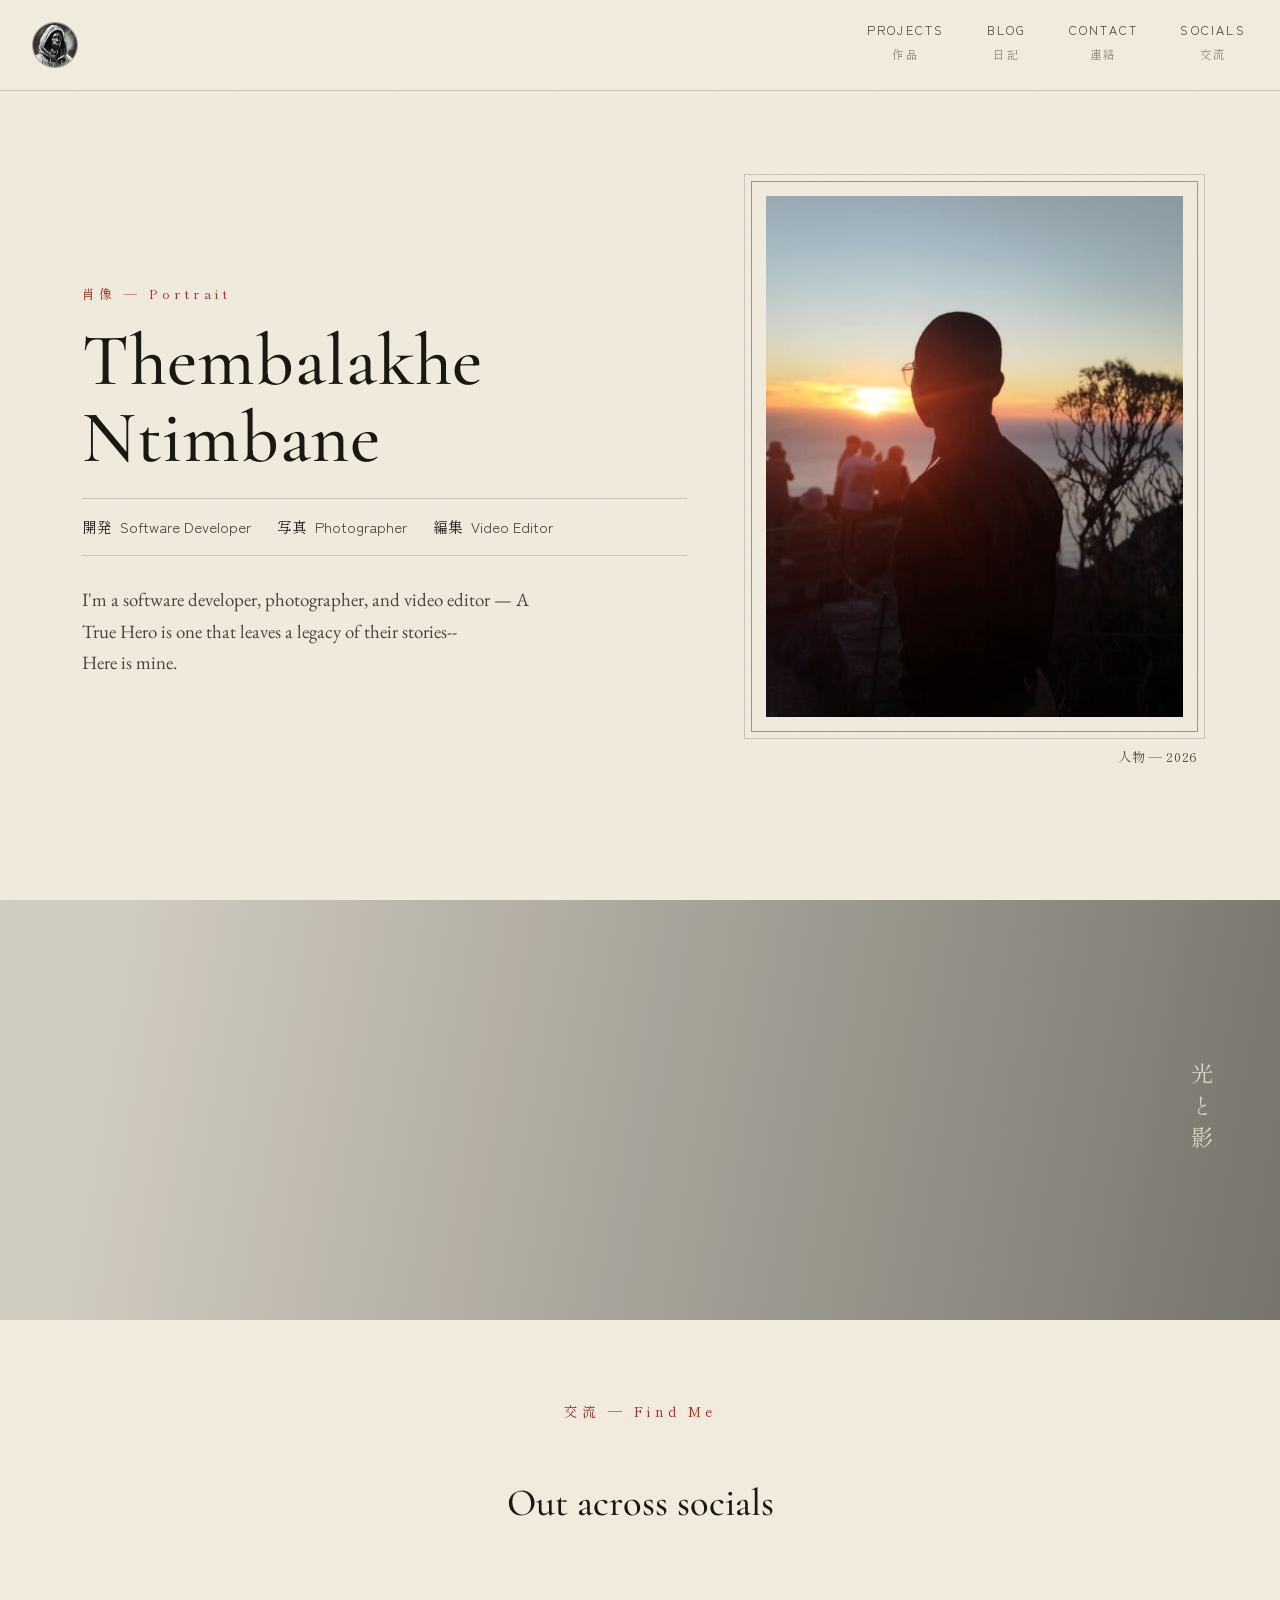
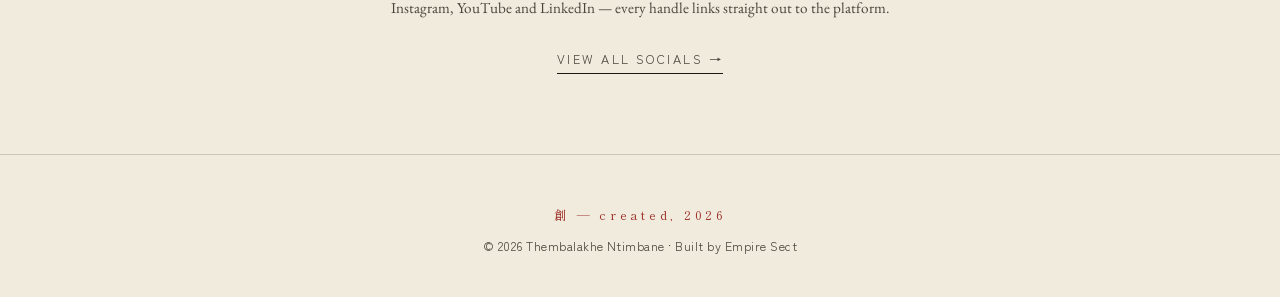
<file: index.html>
<!doctype html>
<html lang="en">
  <head>
    <meta charset="UTF-8" />
    <meta name="viewport" content="width=device-width, initial-scale=1.0" />
    <meta
      name="description"
      content="Personal portfolio of Thembalakhe Ntimbane — software developer, photographer and video editor."
    />
    <meta
      name="keywords"
      content="Thembalakhe Ntimbane,Thembalakhe,Portfolio,artist,social media,emperortank,Emperortank,Nkululeko Ntimbane,Photographer,Videographer,developer"
    />
    <meta name="author" content="Thembalakhe Nkululeko Ntimbane" />
    <meta name="robots" content="index, follow" />

    <link rel="preconnect" href="https://fonts.googleapis.com" />
    <link rel="preconnect" href="https://fonts.gstatic.com" crossorigin />
    <link
      href="https://fonts.googleapis.com/css2?family=Cormorant+Garamond:ital,wght@0,300;0,500;0,600;1,500&family=EB+Garamond:ital@0;1&family=Shippori+Mincho:wght@500&family=Yuji+Syuku&family=Zen+Kaku+Gothic+New:wght@400;500&display=swap"
      rel="stylesheet"
    />

    <link rel="stylesheet" href="style.css" />
    <link rel="icon" href="Logo.jpg" type="image/jpeg" />
    <title>Thembalakhe Ntimbane | Portfolio</title>
  </head>
  <body>
    <header class="site-header">
      <a href="index.html" class="logo-link" aria-label="Home">
        <img class="logo-img" src="Logo.jpg" alt="Thembalakhe Ntimbane" />
        <span class="logo-mark">T. Ntimbane</span>
      </a>
      <nav class="topnav" aria-label="Primary">
        <a href="Projects.html"
          ><span>Projects</span><span class="nav-jp">作品</span></a
        >
        <a href="Blog.html"
          ><span>Blog</span><span class="nav-jp">日記</span></a
        >
        <a href="Contact.html"
          ><span>Contact</span><span class="nav-jp">連絡</span></a
        >
        <a href="Socials.html"
          ><span>Socials</span><span class="nav-jp">交流</span></a
        >
      </nav>
    </header>

    <main>
      <section class="hero">
        <span class="kanji-watermark" aria-hidden="true">創</span>

        <div class="container hero-grid">
          <div class="hero-text">
            <p class="eyebrow">肖像 — Portrait</p>
            <h1>Thembalakhe<br />Ntimbane</h1>

            <ul class="roles">
              <li><span class="jp">開発</span>Software Developer</li>
              <li><span class="jp">写真</span>Photographer</li>
              <li><span class="jp">編集</span>Video Editor</li>
            </ul>

            <p class="description">
              I'm a software developer, photographer, and video editor — A True
              Hero is one that leaves a legacy of their stories-- <br />Here is
              mine.
            </p>
          </div>

          <div class="hero-photo">
            <div class="frame">
              <img
                src="Profile-picture.jpeg"
                alt="Portrait of Thembalakhe Ntimbane"
              />
            </div>
            <p class="caption">人物 — 2026</p>
          </div>
        </div>
      </section>

      <div
        class="atmosphere"
        style="
          background-image: url(&quot;https://images.unsplash.com/photo-1717407026956-db8029619ae3?auto=format&fit=crop&w=1800&q=80&quot;);
        "
      >
        <p class="vertical-jp">光と影</p>
      </div>

      <section class="block">
        <div class="container">
          <p class="section-jp">交流 — Find Me</p>
          <h2 class="section-title">Out across socials</h2>
          <p class="socials-note">
            Instagram, YouTube and LinkedIn — every handle links straight out to
            the platform.
          </p>
          <p class="socials-note" style="margin-top: 26px">
            <a class="cta-link" href="Socials.html">View all socials →</a>
          </p>
        </div>
      </section>
    </main>

    <footer class="site-footer">
      <p class="footer-jp">創 — created, 2026</p>
      <p>&copy; 2026 Thembalakhe Ntimbane · Built by Empire Sect</p>
    </footer>
  </body>
</html>
</file>
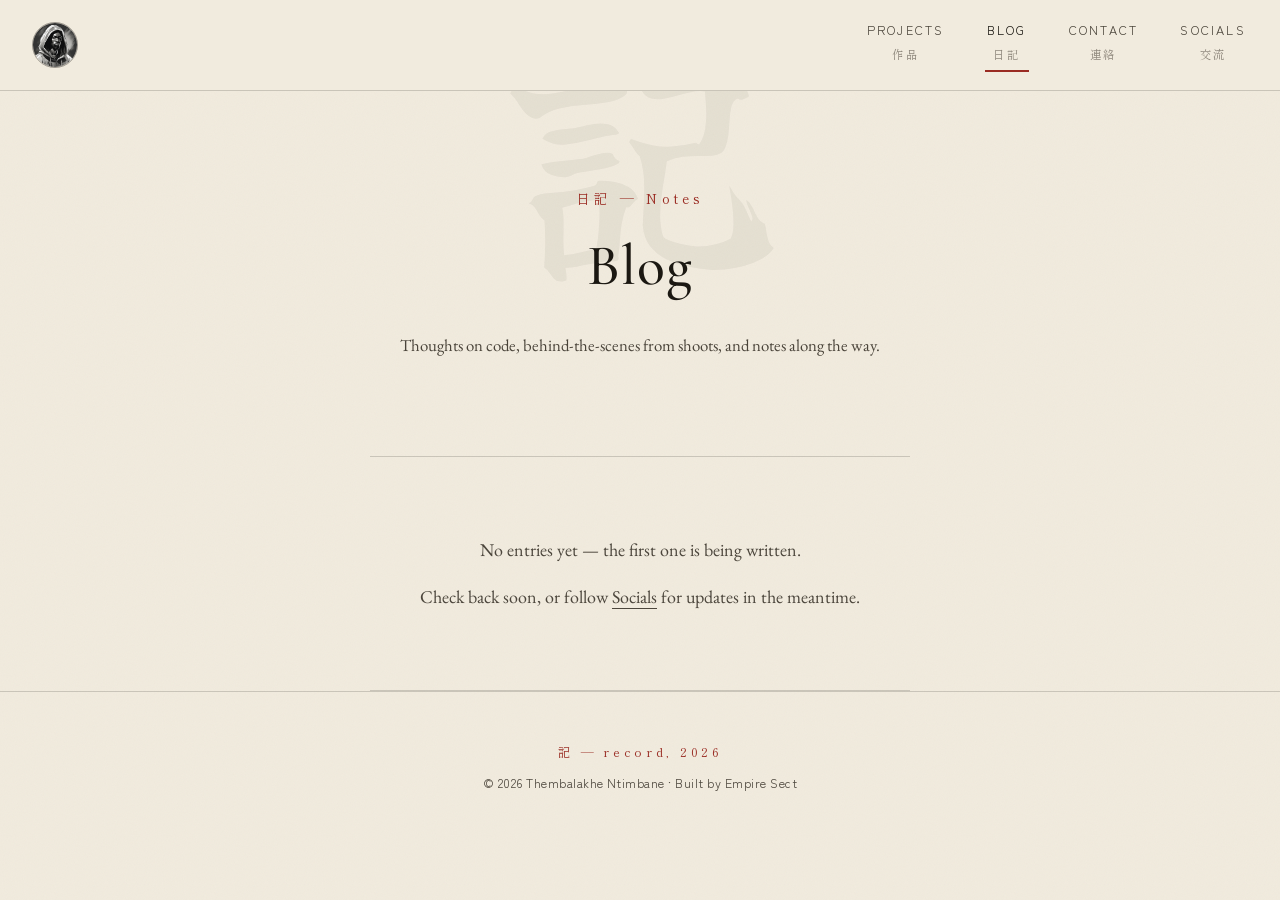
<file: Blog.html>
<!DOCTYPE html>
<html lang="en">
<head>
  <meta charset="UTF-8" />
  <meta name="viewport" content="width=device-width, initial-scale=1.0" />
  <meta name="description" content="Notes and updates from Thembalakhe Ntimbane." />
  <meta name="robots" content="index, follow" />

  <link rel="preconnect" href="https://fonts.googleapis.com" />
  <link rel="preconnect" href="https://fonts.gstatic.com" crossorigin />
  <link href="https://fonts.googleapis.com/css2?family=Cormorant+Garamond:ital,wght@0,300;0,500;0,600;1,500&family=EB+Garamond:ital@0;1&family=Shippori+Mincho:wght@500&family=Yuji+Syuku&family=Zen+Kaku+Gothic+New:wght@400;500&display=swap" rel="stylesheet" />

  <link rel="stylesheet" href="style.css" />
  <link rel="icon" href="Logo.jpg" type="image/jpeg" />
  <title>Blog | T. Ntimbane</title>
</head>
<body>

  <header class="site-header">
    <a href="index.html" class="logo-link" aria-label="Home">
      <img class="logo-img" src="Logo.jpg" alt="Thembalakhe Ntimbane" />
      <span class="logo-mark">T. Ntimbane</span>
    </a>
    <nav class="topnav" aria-label="Primary">
      <a href="Projects.html"><span>Projects</span><span class="nav-jp">作品</span></a>
      <a class="active" href="Blog.html"><span>Blog</span><span class="nav-jp">日記</span></a>
      <a href="Contact.html"><span>Contact</span><span class="nav-jp">連絡</span></a>
      <a href="Socials.html"><span>Socials</span><span class="nav-jp">交流</span></a>
    </nav>
  </header>

  <main>
    <section class="page-head">
      <span class="kanji-watermark" aria-hidden="true">記</span>
      <p class="eyebrow">日記 — Notes</p>
      <h1>Blog</h1>
      <p class="lede">Thoughts on code, behind-the-scenes from shoots, and notes along the way.</p>
    </section>

    <div class="container">
      <div class="blog-empty">
        <p>No entries yet — the first one is being written.</p>
        <p>Check back soon, or follow <a href="Socials.html" style="border-bottom:1px solid var(--ink-soft);">Socials</a> for updates in the meantime.</p>
      </div>
    </div>
  </main>

  <footer class="site-footer">
    <p class="footer-jp">記 — record, 2026</p>
    <p>&copy; 2026 Thembalakhe Ntimbane · Built by Empire Sect</p>
  </footer>

</body>
</html>
</file>
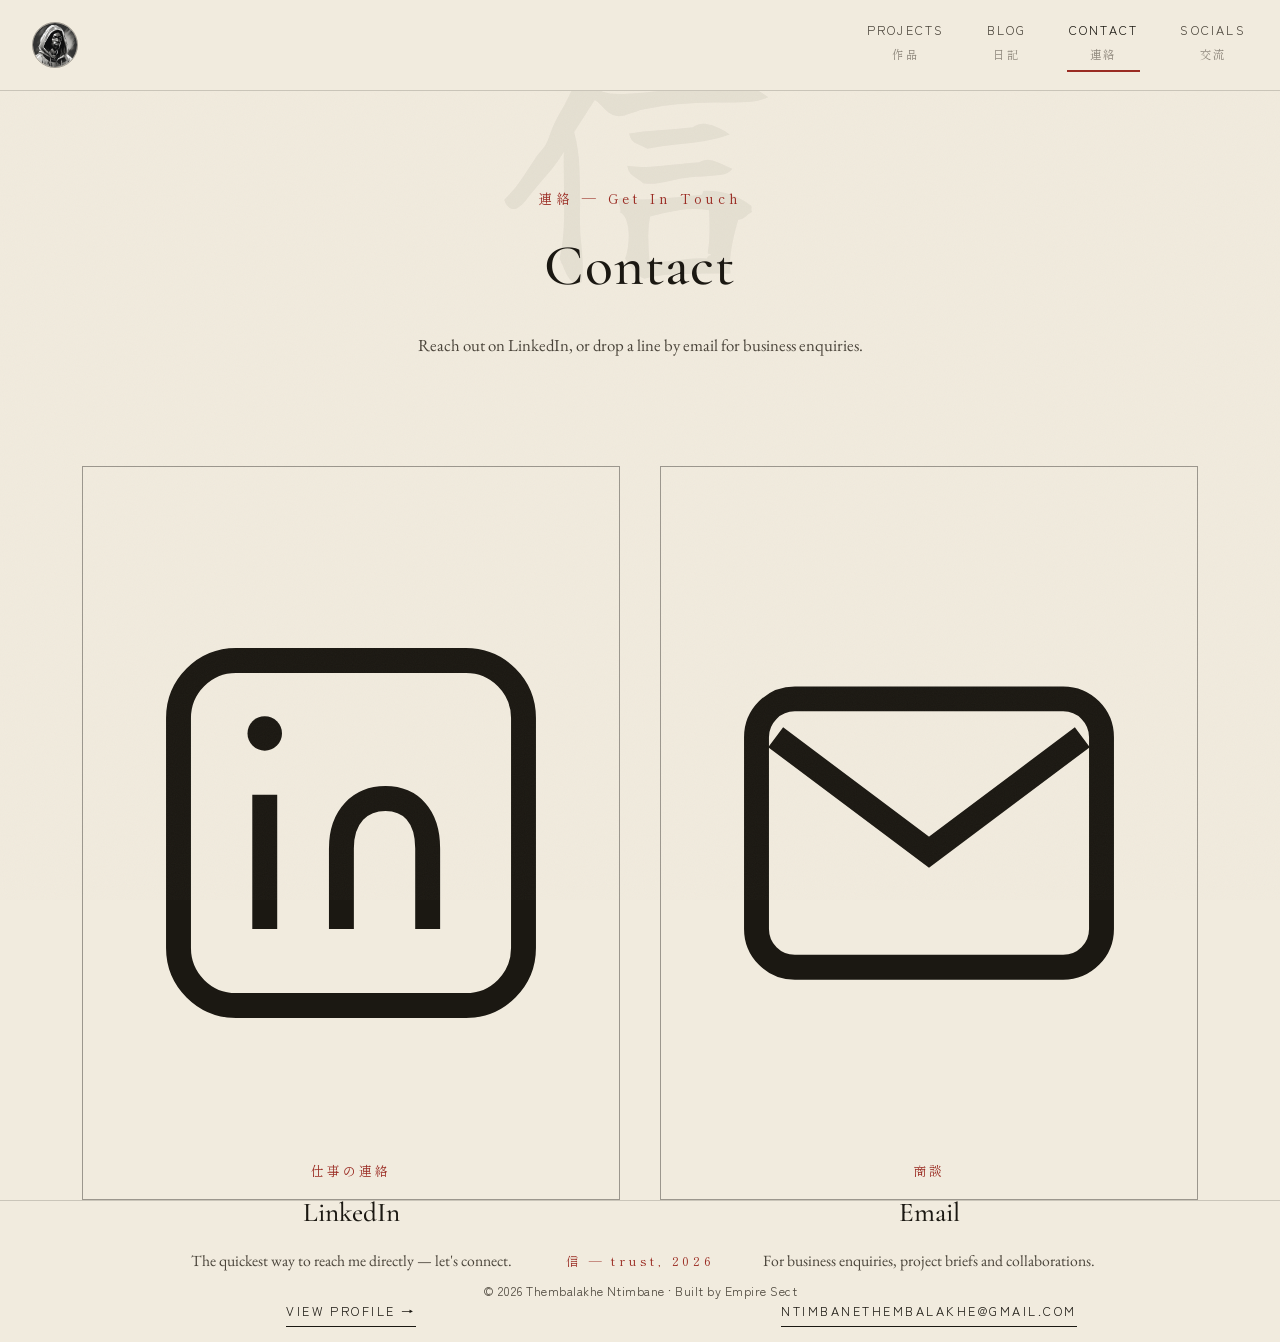
<file: Contact.html>
<!DOCTYPE html>
<html lang="en">
<head>
  <meta charset="UTF-8" />
  <meta name="viewport" content="width=device-width, initial-scale=1.0" />
  <meta name="description" content="Get in touch with Thembalakhe Ntimbane via LinkedIn or email." />
  <meta name="robots" content="index, follow" />

  <link rel="preconnect" href="https://fonts.googleapis.com" />
  <link rel="preconnect" href="https://fonts.gstatic.com" crossorigin />
  <link href="https://fonts.googleapis.com/css2?family=Cormorant+Garamond:ital,wght@0,300;0,500;0,600;1,500&family=EB+Garamond:ital@0;1&family=Shippori+Mincho:wght@500&family=Yuji+Syuku&family=Zen+Kaku+Gothic+New:wght@400;500&display=swap" rel="stylesheet" />

  <link rel="stylesheet" href="style.css" />
  <link rel="icon" href="Logo.jpg" type="image/jpeg" />
  <title>Contact | T. Ntimbane</title>
</head>
<body>

  <header class="site-header">
    <a href="index.html" class="logo-link" aria-label="Home">
      <img class="logo-img" src="Logo.jpg" alt="Thembalakhe Ntimbane" />
      <span class="logo-mark">T. Ntimbane</span>
    </a>
    <nav class="topnav" aria-label="Primary">
      <a href="Projects.html"><span>Projects</span><span class="nav-jp">作品</span></a>
      <a href="Blog.html"><span>Blog</span><span class="nav-jp">日記</span></a>
      <a class="active" href="Contact.html"><span>Contact</span><span class="nav-jp">連絡</span></a>
      <a href="Socials.html"><span>Socials</span><span class="nav-jp">交流</span></a>
    </nav>
  </header>

  <main>
    <section class="page-head">
      <span class="kanji-watermark" aria-hidden="true">信</span>
      <p class="eyebrow">連絡 — Get In Touch</p>
      <h1>Contact</h1>
      <p class="lede">Reach out on LinkedIn, or drop a line by email for business enquiries.</p>
    </section>

    <div class="container">
      <div class="contact-grid">

        <div class="contact-card">
          <span class="contact-icon" aria-hidden="true">
            <svg viewBox="0 0 24 24" fill="none" stroke="currentColor" stroke-width="1.3">
              <rect x="3" y="3" width="18" height="18" rx="3"></rect>
              <line x1="7.5" y1="10" x2="7.5" y2="17"></line>
              <circle cx="7.5" cy="6.8" r="0.9" fill="currentColor" stroke="none"></circle>
              <path d="M11.5 17v-4.2c0-1.7 1-2.6 2.3-2.6 1.3 0 2.2.9 2.2 2.6V17"></path>
            </svg>
          </span>
          <span class="jp-label">仕事の連絡</span>
          <h2>LinkedIn</h2>
          <p>The quickest way to reach me directly — let's connect.</p>
          <a class="cta-link" href="https://www.linkedin.com/in/thembalakhe-ntimbane-4235a1352/" target="_blank" rel="noopener noreferrer">
            View Profile →
          </a>
        </div>

        <div class="contact-card">
          <span class="contact-icon" aria-hidden="true">
            <svg viewBox="0 0 24 24" fill="none" stroke="currentColor" stroke-width="1.3">
              <rect x="3" y="5" width="18" height="14" rx="2"></rect>
              <path d="M4 7l8 6 8-6"></path>
            </svg>
          </span>
          <span class="jp-label">商談</span>
          <h2>Email</h2>
          <p>For business enquiries, project briefs and collaborations.</p>
          <a class="cta-link" href="mailto:ntimbanethembalakhe@gmail.com">
            ntimbanethembalakhe@gmail.com
          </a>
        </div>

      </div>
    </div>
  </main>

  <footer class="site-footer">
    <p class="footer-jp">信 — trust, 2026</p>
    <p>&copy; 2026 Thembalakhe Ntimbane · Built by Empire Sect</p>
  </footer>

</body>
</html>
</file>
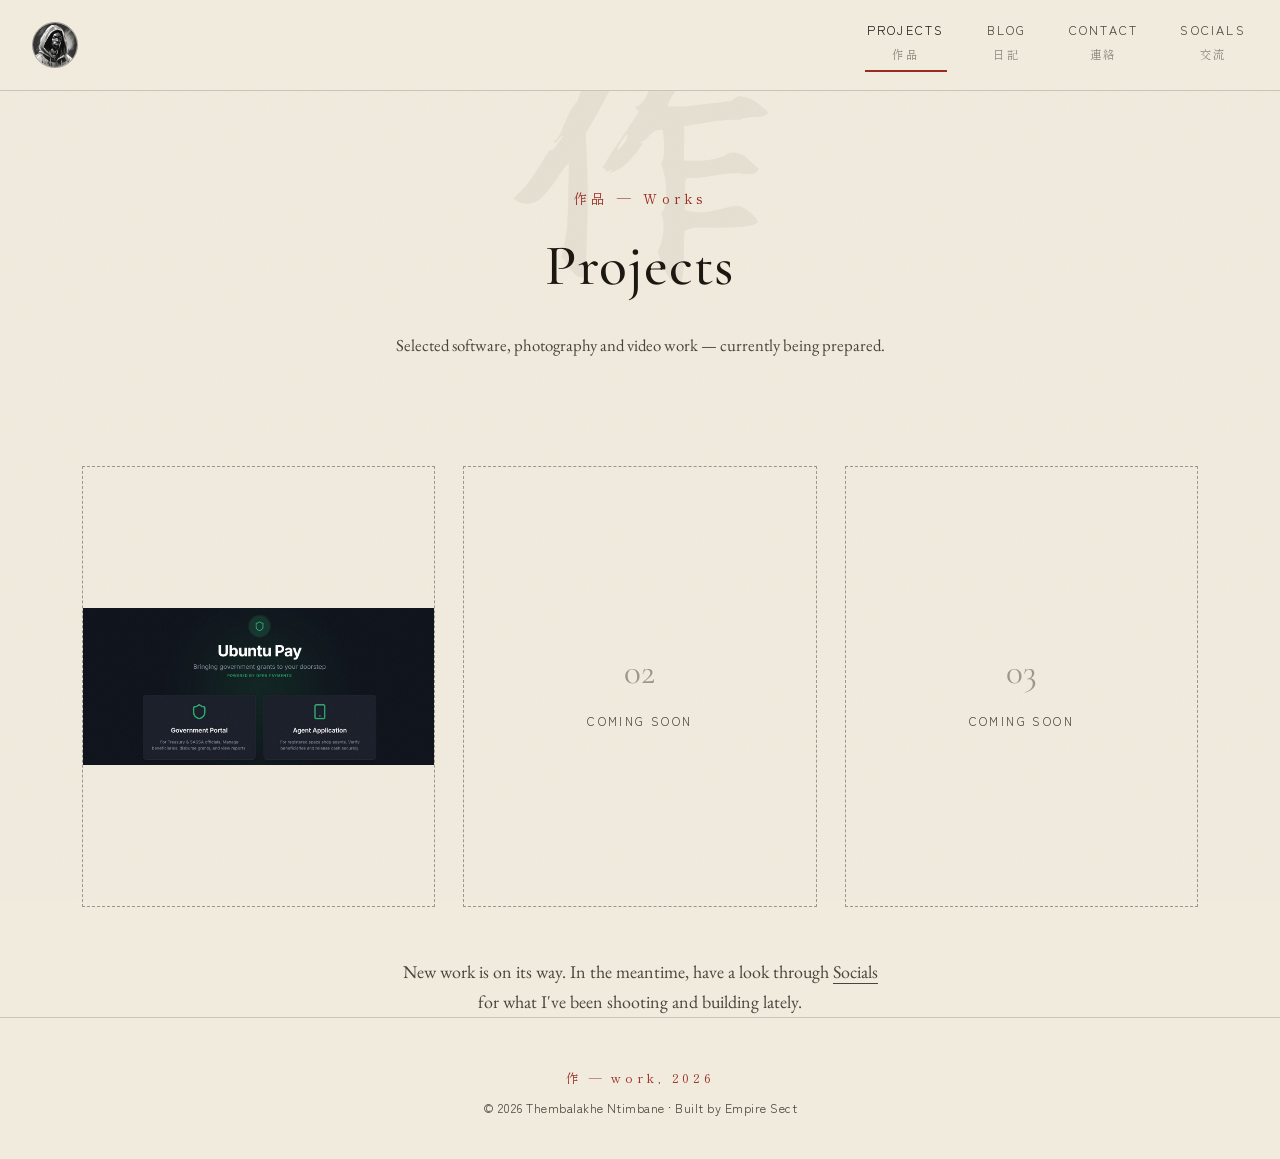
<file: Projects.html>
<!doctype html>
<html lang="en">
  <head>
    <meta charset="UTF-8" />
    <meta name="viewport" content="width=device-width, initial-scale=1.0" />
    <meta
      name="description"
      content="Selected projects by Thembalakhe Ntimbane — software, photography and video."
    />
    <meta name="robots" content="index, follow" />

    <link rel="preconnect" href="https://fonts.googleapis.com" />
    <link rel="preconnect" href="https://fonts.gstatic.com" crossorigin />
    <link
      href="https://fonts.googleapis.com/css2?family=Cormorant+Garamond:ital,wght@0,300;0,500;0,600;1,500&family=EB+Garamond:ital@0;1&family=Shippori+Mincho:wght@500&family=Yuji+Syuku&family=Zen+Kaku+Gothic+New:wght@400;500&display=swap"
      rel="stylesheet"
    />

    <link rel="stylesheet" href="style.css" />
    <link rel="icon" href="Logo.jpg" type="image/jpeg" />
    <title>Projects | T. Ntimbane</title>
  </head>
  <body>
    <header class="site-header">
      <a href="index.html" class="logo-link" aria-label="Home">
        <img class="logo-img" src="Logo.jpg" alt="Thembalakhe Ntimbane" />
        <span class="logo-mark">T. Ntimbane</span>
      </a>
      <nav class="topnav" aria-label="Primary">
        <a class="active" href="Projects.html"
          ><span>Projects</span><span class="nav-jp">作品</span></a
        >
        <a href="Blog.html"
          ><span>Blog</span><span class="nav-jp">日記</span></a
        >
        <a href="Contact.html"
          ><span>Contact</span><span class="nav-jp">連絡</span></a
        >
        <a href="Socials.html"
          ><span>Socials</span><span class="nav-jp">交流</span></a
        >
      </nav>
    </header>

    <main>
      <section class="page-head">
        <span class="kanji-watermark" aria-hidden="true">作</span>
        <p class="eyebrow">作品 — Works</p>
        <h1>Projects</h1>
        <p class="lede">
          Selected software, photography and video work — currently being
          prepared.
        </p>
      </section>

      <div class="container">
        <div class="empty-grid">
          <div class="empty-card">
            <a href="https://github.com/Thembalakhe-Ntimbane/Ubuntu-Pay.git" class="card-link">
              <img src="Ubuntu-pay.jpeg" alt="Ubuntu Pay" />
            </a>
          </div>

          <div class="empty-card">
            <span class="num">02</span>
            <span class="label">Coming Soon</span>
          </div>
          <div class="empty-card">
            <span class="num">03</span>
            <span class="label">Coming Soon</span>
          </div>
        </div>
        <p class="empty-note">
          New work is on its way. In the meantime, have a look through
          <a
            href="Socials.html"
            style="border-bottom: 1px solid var(--ink-soft)"
            >Socials</a
          >
          for what I've been shooting and building lately.
        </p>
      </div>
    </main>

    <footer class="site-footer">
      <p class="footer-jp">作 — work, 2026</p>
      <p>&copy; 2026 Thembalakhe Ntimbane · Built by Empire Sect</p>
    </footer>
  </body>
</html>
</file>
<file: style.css>
/* ============================================================
   THEMBALAKHE NTIMBANE — PORTFOLIO
  
   ============================================================ */

:root {
  /* colour */
  --paper: #f1ebde;
  --paper-soft: #e9e1d2;
  --ink: #1b1812;
  --ink-soft: #4a443a;
  --line: rgba(27, 24, 18, 0.18);
  --line-strong: rgba(27, 24, 18, 0.4);
  --vermilion: #9a2b22;
  --night: #15130f;
  --night-text: #ddd5c4;

  /* type */
  --font-display: "Cormorant Garamond", serif;
  --font-body: "EB Garamond", serif;
  --font-jp: "Shippori Mincho", serif;
  --font-brush: "Yuji Syuku", serif;
  --font-utility: "Zen Kaku Gothic New", sans-serif;

  --container: 1180px;
}

* {
  box-sizing: border-box;
}

html {
  scroll-behavior: smooth;
}

@media (prefers-reduced-motion: reduce) {
  html {
    scroll-behavior: auto;
  }
  * {
    animation-duration: 0.01ms !important;
    transition-duration: 0.01ms !important;
  }
}

body {
  margin: 0;
  background: var(--paper);
  color: var(--ink);
  font-family: var(--font-body);
  font-size: 18px;
  line-height: 1.65;
  -webkit-font-smoothing: antialiased;
}

a {
  color: inherit;
  text-decoration: none;
}
img {
  display: block;
  max-width: 100%;
}

::selection {
  background: var(--vermilion);
  color: var(--paper);
}

:focus-visible {
  outline: 2px solid var(--vermilion);
  outline-offset: 3px;
}

.container {
  max-width: var(--container);
  margin: 0 auto;
  padding: 0 32px;
}

/* ----------------------------------------------------------
   Texture: a faint paper grain via SVG noise, no image asset
   ---------------------------------------------------------- */
body::before {
  content: "";
  position: fixed;
  inset: 0;
  pointer-events: none;
  z-index: 0;
  opacity: 0.035;
  background-image: url("data:image/svg+xml,%3Csvg xmlns='http://www.w3.org/2000/svg' width='160' height='160'%3E%3Cfilter id='n'%3E%3CfeTurbulence type='fractalNoise' baseFrequency='0.9' numOctaves='2' stitchTiles='stitch'/%3E%3C/filter%3E%3Crect width='100%25' height='100%25' filter='url(%23n)'/%3E%3C/svg%3E");
}

/* ============================================================
   HEADER / NAV
   ============================================================ */
.site-header {
  position: sticky;
  top: 0;
  z-index: 100;
  display: flex;
  align-items: center;
  justify-content: space-between;
  gap: 24px;
  padding: 14px 32px;
  background: rgba(241, 235, 222, 0.92);
  backdrop-filter: blur(6px);
  border-bottom: 1px solid var(--line);
}

.logo-link {
  display: flex;
  align-items: center;
  gap: 12px;
  flex-shrink: 0;
}

.logo-img {
  width: 46px;
  height: 46px;
  border-radius: 50%;
  object-fit: cover;
  border: 1px solid var(--line-strong);
  filter: grayscale(15%);
  transition: transform 0.35s ease;
}

.logo-link:hover .logo-img {
  transform: scale(1.06);
}

.logo-mark {
  font-family: var(--font-display);
  font-size: 1.05rem;
  letter-spacing: 0.04em;
  color: var(--ink);
  display: none;
}

.topnav {
  display: flex;
  gap: 38px;
}

.topnav a {
  position: relative;
  display: flex;
  flex-direction: column;
  align-items: center;
  font-family: var(--font-utility);
  font-size: 0.78rem;
  letter-spacing: 0.18em;
  text-transform: uppercase;
  color: var(--ink-soft);
  padding: 6px 2px 12px;
  transition:
    transform 0.25s ease,
    color 0.25s ease;
}

.topnav a .nav-jp {
  font-family: var(--font-jp);
  font-size: 0.72rem;
  letter-spacing: 0.1em;
  color: var(--ink-soft);
  opacity: 0.6;
  margin-top: 4px;
  text-transform: none;
}

.topnav a::after {
  content: "";
  position: absolute;
  left: 0;
  bottom: 4px;
  width: 0%;
  height: 2px;
  background: var(--ink);
  transition: width 0.3s ease;
}

.topnav a:hover,
.topnav a:focus-visible {
  color: var(--ink);
  transform: translateY(-3px);
}

.topnav a:hover::after,
.topnav a:focus-visible::after {
  width: 100%;
}

.topnav a.active {
  color: var(--ink);
}
.topnav a.active::after {
  width: 100%;
  background: var(--vermilion);
}

/* ============================================================
   PAGE HEADER (kanji watermark + title), used on inner pages
   ============================================================ */
.page-head {
  position: relative;
  padding: 96px 0 56px;
  overflow: hidden;
  text-align: center;
}

.page-head .kanji-watermark {
  position: absolute;
  top: -0.3em;
  left: 50%;
  transform: translateX(-50%);
  font-family: var(--font-brush);
  font-size: 17rem;
  line-height: 1;
  color: var(--ink);
  opacity: 0.05;
  white-space: nowrap;
  pointer-events: none;
  z-index: 0;
}

.page-head .eyebrow {
  position: relative;
  z-index: 1;
  font-family: var(--font-jp);
  letter-spacing: 0.3em;
  font-size: 0.85rem;
  color: var(--vermilion);
  margin: 0 0 10px;
}

.page-head h1 {
  position: relative;
  z-index: 1;
  font-family: var(--font-display);
  font-weight: 500;
  font-size: clamp(2.4rem, 5vw, 3.6rem);
  margin: 0;
  letter-spacing: 0.02em;
}

.page-head p.lede {
  position: relative;
  z-index: 1;
  max-width: 540px;
  margin: 18px auto 0;
  color: var(--ink-soft);
  font-size: 1.05rem;
}

/* ============================================================
   HOME — HERO
   ============================================================ */
.hero {
  position: relative;
  padding: 90px 0 40px;
  overflow: hidden;
}

.hero .kanji-watermark {
  position: absolute;
  top: -2.1em;
  right: -1.5em;
  font-family: var(--font-brush);
  font-size: 26rem;
  line-height: 1;
  color: var(--ink);
  opacity: 0.045;
  pointer-events: none;
  z-index: 0;
}

.hero-grid {
  position: relative;
  z-index: 1;
  display: grid;
  grid-template-columns: 1.15fr 0.85fr;
  gap: 64px;
  align-items: center;
}

.hero-text .eyebrow {
  font-family: var(--font-jp);
  letter-spacing: 0.35em;
  font-size: 0.8rem;
  color: var(--vermilion);
  margin: 0 0 18px;
}

.hero-text h1 {
  font-family: var(--font-display);
  font-weight: 500;
  font-size: clamp(2.8rem, 6vw, 4.6rem);
  line-height: 1.05;
  margin: 0 0 22px;
  letter-spacing: 0.01em;
}

.roles {
  display: flex;
  flex-wrap: wrap;
  gap: 10px 26px;
  list-style: none;
  padding: 0;
  margin: 0 0 28px;
  border-top: 1px solid var(--line);
  border-bottom: 1px solid var(--line);
  padding: 16px 0;
}

.roles li {
  font-family: var(--font-utility);
  font-size: 0.92rem;
  color: var(--ink-soft);
}

.roles li .jp {
  font-family: var(--font-jp);
  color: var(--ink);
  margin-right: 8px;
}

.hero-text .description {
  font-size: 1.18rem;
  color: var(--ink-soft);
  max-width: 480px;
  margin: 0;
}

.hero-photo {
  position: relative;
}

.hero-photo .frame {
  position: relative;
  padding: 14px;
  border: 1px solid var(--line-strong);
}

.hero-photo img {
  width: 100%;
  aspect-ratio: 4 / 5;
  object-fit: cover;
  filter: grayscale(8%) contrast(1.03);
}

.hero-photo .frame::after {
  content: "";
  position: absolute;
  inset: -8px;
  border: 1px solid var(--line);
  pointer-events: none;
}

.hero-photo .caption {
  margin-top: 14px;
  text-align: right;
  font-family: var(--font-jp);
  font-size: 0.8rem;
  color: var(--ink-soft);
  letter-spacing: 0.05em;
}

/* ============================================================
   ATMOSPHERE BANNER (zen garden photo + vertical script)
   ============================================================ */
.atmosphere {
  position: relative;
  margin: 80px 0 0;
  height: 420px;
  background-size: cover;
  background-position: center;
  display: flex;
  align-items: center;
  justify-content: flex-end;
}

.atmosphere::before {
  content: "";
  position: absolute;
  inset: 0;
  background: linear-gradient(
    100deg,
    rgba(21, 19, 15, 0.15) 10%,
    rgba(21, 19, 15, 0.55) 100%
  );
}

.atmosphere .vertical-jp {
  position: relative;
  z-index: 1;
  writing-mode: vertical-rl;
  font-family: var(--font-jp);
  color: var(--night-text);
  font-size: 1.4rem;
  letter-spacing: 0.45em;
  margin: 0 60px;
}

/* ============================================================
   SECTIONS, generic
   ============================================================ */
section.block {
  padding: 80px 0;
}

.hr-section {
  border: none;
  border-top: 1px solid var(--line);
  margin: 0;
}

.section-title {
  font-family: var(--font-display);
  font-weight: 500;
  font-size: clamp(1.8rem, 3vw, 2.4rem);
  text-align: center;
  margin: 0 0 12px;
}

.section-jp {
  text-align: center;
  font-family: var(--font-jp);
  color: var(--vermilion);
  letter-spacing: 0.3em;
  font-size: 0.85rem;
  margin: 0 0 50px;
}

/* ============================================================
   SOCIALS PAGE
   ============================================================ */
.social-grid {
  display: grid;
  grid-template-columns: repeat(3, 1fr);
  gap: 36px;
  margin-top: 50px;
}

.social-card {
  position: relative;
  display: block;
  height: 480px;
  overflow: hidden;
  border: 1px solid var(--line-strong);
  background: var(--night);
}

.social-card .bg {
  position: absolute;
  inset: 0;
  width: 100%;
  height: 100%;
  object-fit: cover;
  transition:
    transform 0.7s ease,
    filter 0.7s ease;
  filter: grayscale(35%) brightness(0.8);
}

.social-card:hover .bg,
.social-card:focus-visible .bg {
  transform: scale(1.07);
  filter: grayscale(10%) brightness(0.92);
}

.social-card::before {
  content: "";
  position: absolute;
  inset: 0;
  background: linear-gradient(
    to top,
    rgba(15, 13, 10, 0.92) 0%,
    rgba(15, 13, 10, 0.35) 55%,
    rgba(15, 13, 10, 0.15) 100%
  );
}

.social-card-content {
  position: absolute;
  left: 0;
  right: 0;
  bottom: 0;
  padding: 28px 26px;
  z-index: 1;
  color: var(--night-text);
}

.social-icon {
  width: 30px;
  height: 30px;
  margin-bottom: 14px;
  color: var(--night-text);
}
.social-icon svg {
  width: 100%;
  height: 100%;
  display: block;
}

.social-card .platform-jp {
  display: block;
  font-family: var(--font-jp);
  font-size: 0.78rem;
  letter-spacing: 0.2em;
  color: var(--vermilion);
  margin-bottom: 6px;
}

.social-card .platform {
  display: block;
  font-family: var(--font-display);
  font-size: 1.5rem;
  margin-bottom: 4px;
}

.social-card .handle {
  display: block;
  font-family: var(--font-utility);
  font-size: 0.85rem;
  letter-spacing: 0.05em;
  color: var(--night-text);
  opacity: 0.85;
  position: relative;
}

.social-card .handle::after {
  content: "";
  position: absolute;
  left: 0;
  bottom: -4px;
  width: 0%;
  height: 1px;
  background: var(--night-text);
  transition: width 0.3s ease;
}

.social-card:hover .handle::after,
.social-card:focus-visible .handle::after {
  width: 100%;
}

.socials-note {
  max-width: 560px;
  margin: 60px auto 0;
  text-align: center;
  color: var(--ink-soft);
  font-size: 0.95rem;
}

/* ============================================================
   CONTACT PAGE
   ============================================================ */
.contact-grid {
  display: grid;
  grid-template-columns: 1fr 1fr;
  gap: 40px;
  margin-top: 50px;
}

.contact-card {
  border: 1px solid var(--line-strong);
  padding: 48px 38px;
  text-align: center;
  transition:
    border-color 0.3s ease,
    transform 0.3s ease;
}

.contact-card:hover {
  border-color: var(--ink);
  transform: translateY(-4px);
}

.contact-icon {
  width: 38px;
  height: 38px;
  margin: 0 auto 22px;
  color: var(--ink);
}
.contact-icon svg {
  width: 100%;
  height: 100%;
}

.contact-card .jp-label {
  display: block;
  font-family: var(--font-jp);
  color: var(--vermilion);
  letter-spacing: 0.25em;
  font-size: 0.8rem;
  margin-bottom: 10px;
}

.contact-card h2 {
  font-family: var(--font-display);
  font-weight: 500;
  font-size: 1.7rem;
  margin: 0 0 12px;
}

.contact-card p {
  color: var(--ink-soft);
  font-size: 0.98rem;
  margin: 0 0 22px;
}

.cta-link {
  display: inline-block;
  font-family: var(--font-utility);
  font-size: 0.78rem;
  letter-spacing: 0.2em;
  text-transform: uppercase;
  border-bottom: 1px solid var(--ink);
  padding-bottom: 4px;
  transition:
    color 0.25s ease,
    border-color 0.25s ease;
}

.cta-link:hover,
.cta-link:focus-visible {
  color: var(--vermilion);
  border-color: var(--vermilion);
}

/* ============================================================
   PROJECTS / BLOG — quiet empty states (no placeholder images)
   ============================================================ */
.empty-grid {
  display: grid;
  grid-template-columns: repeat(3, 1fr);
  gap: 28px;
  margin-top: 50px;
}

.empty-card {
  aspect-ratio: 4 / 5;
  border: 1px dashed var(--line-strong);
  display: flex;
  flex-direction: column;
  align-items: center;
  justify-content: center;
  text-align: center;
  gap: 10px;
  color: var(--ink-soft);
}

.empty-card .num {
  font-family: var(--font-display);
  font-size: 2.2rem;
  color: var(--line-strong);
}

.empty-card .label {
  font-family: var(--font-utility);
  font-size: 0.75rem;
  letter-spacing: 0.2em;
  text-transform: uppercase;
}

.empty-note {
  max-width: 480px;
  margin: 50px auto 0;
  text-align: center;
  color: var(--ink-soft);
}

.blog-empty {
  max-width: 540px;
  margin: 40px auto 0;
  text-align: center;
  padding: 60px 40px;
  border-top: 1px solid var(--line);
  border-bottom: 1px solid var(--line);
}

.blog-empty p {
  color: var(--ink-soft);
}

/* ============================================================
   FOOTER
   ============================================================ */
.site-footer {
  padding: 50px 0 40px;
  text-align: center;
  border-top: 1px solid var(--line);
}

.site-footer .footer-jp {
  font-family: var(--font-jp);
  color: var(--vermilion);
  letter-spacing: 0.3em;
  font-size: 0.78rem;
  margin: 0 0 10px;
}

.site-footer p {
  margin: 0;
  font-family: var(--font-utility);
  font-size: 0.78rem;
  letter-spacing: 0.04em;
  color: var(--ink-soft);
}

/* ============================================================
   RESPONSIVE
   ============================================================ */
@media (max-width: 900px) {
  .hero-grid {
    grid-template-columns: 1fr;
    gap: 40px;
  }
  .hero-photo {
    max-width: 360px;
    margin: 0 auto;
  }
  .social-grid {
    grid-template-columns: 1fr;
  }
  .contact-grid {
    grid-template-columns: 1fr;
  }
  .empty-grid {
    grid-template-columns: 1fr 1fr;
  }
  .hero .kanji-watermark {
    font-size: 16rem;
  }
  .page-head .kanji-watermark {
    font-size: 10rem;
  }
}

@media (max-width: 640px) {
  .site-header {
    padding: 12px 18px;
  }
  .topnav {
    gap: 18px;
  }
  .topnav a {
    font-size: 0.68rem;
    letter-spacing: 0.12em;
  }
  .container {
    padding: 0 20px;
  }
  .empty-grid {
    grid-template-columns: 1fr;
  }
  .atmosphere {
    height: 280px;
  }
  .atmosphere .vertical-jp {
    font-size: 1.1rem;
    margin: 0 30px;
  }
}
</file>
